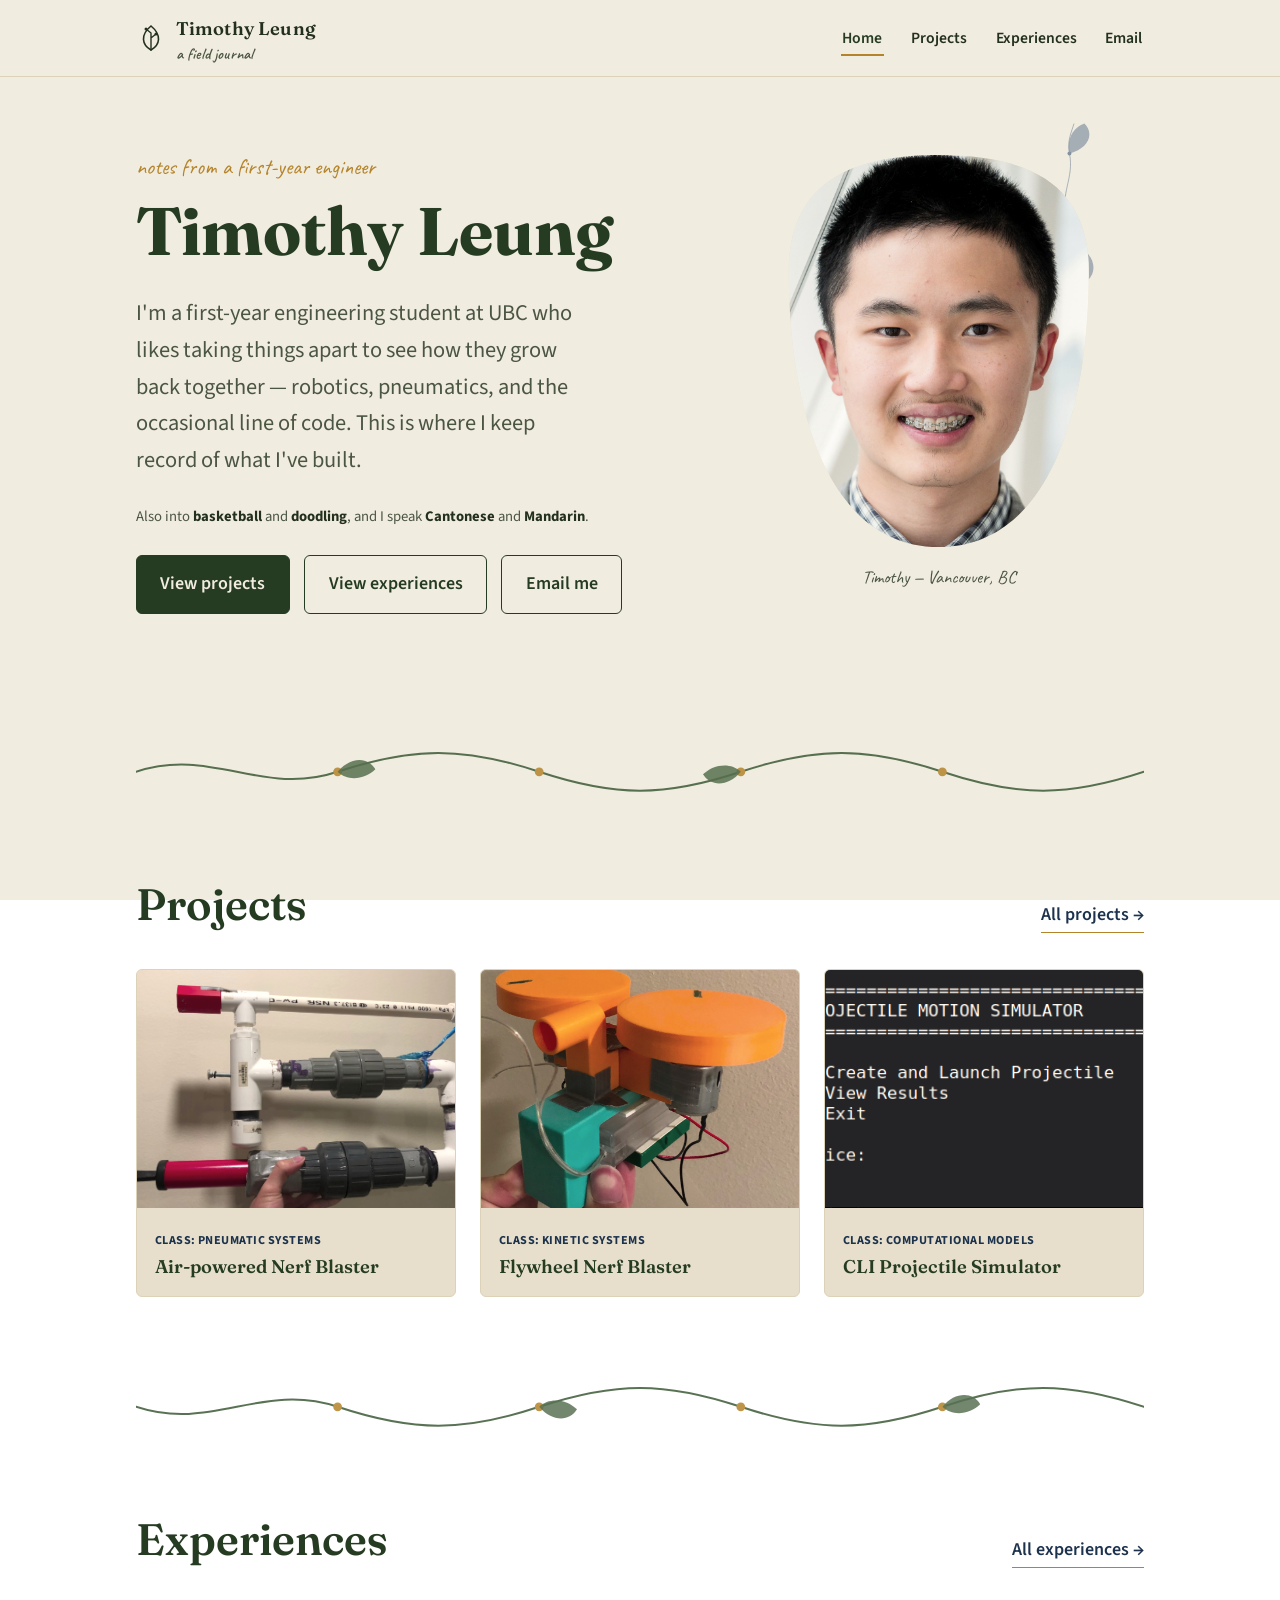
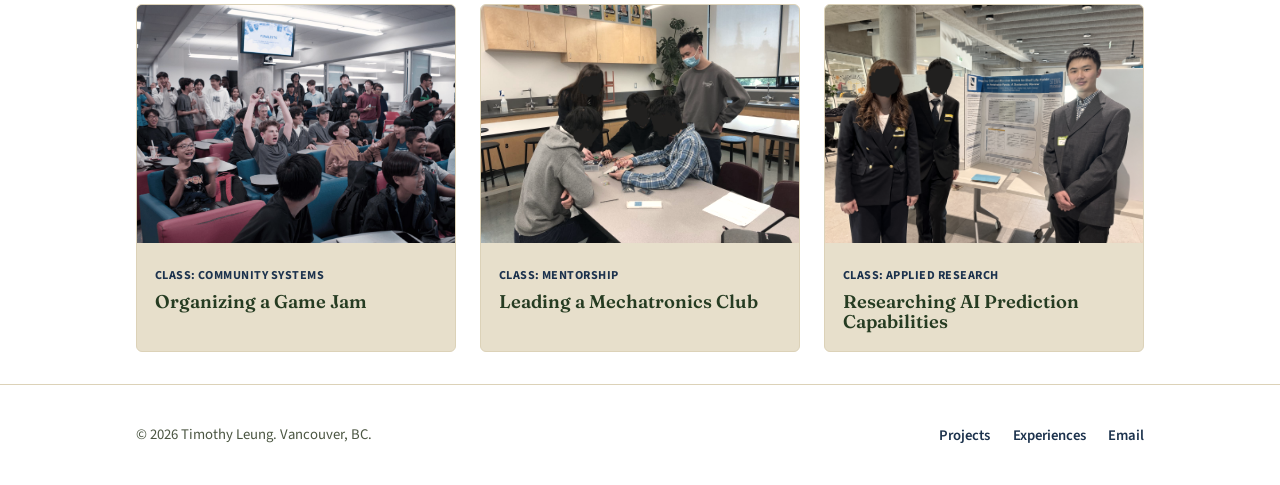
<file: index.html>
<!DOCTYPE html>
<html lang="en">
<head>
  <meta charset="UTF-8">
  <meta name="viewport" content="width=device-width, initial-scale=1.0">
  <meta name="description" content="Timothy Leung — first-year engineering student at UBC. A field journal of robotics builds, simulations, and community projects.">
  <link rel="preconnect" href="https://fonts.googleapis.com">
  <link rel="stylesheet" href="style.css">
  <title>Timothy Leung — Engineering Field Journal</title>
</head>
<body>
  <a class="skip-link" href="#main">Skip to content</a>

  <header class="site-header">
    <div class="container nav-row">
      <a class="wordmark" href="index.html">
        <svg viewBox="0 0 30 30" fill="none" aria-hidden="true">
          <path d="M15 27C6 22 4 12 15 3c11 9 9 19 0 24Z" stroke="currentColor" stroke-width="1.6"/>
          <path d="M15 27V10M15 10 10 6M15 15l5-4" stroke="currentColor" stroke-width="1.4" stroke-linecap="round"/>
          <circle cx="10" cy="6" r="1.5" fill="currentColor"/>
          <circle cx="20" cy="11" r="1.5" fill="currentColor"/>
        </svg>
        <span>Timothy Leung<span class="tagline">a field journal</span></span>
      </a>
      <button class="nav-toggle" aria-expanded="false" aria-controls="primary-nav">
        <svg viewBox="0 0 24 24" fill="none" aria-hidden="true"><path d="M3 6h18M3 12h18M3 18h18" stroke="currentColor" stroke-width="2" stroke-linecap="round"/></svg>
        <span class="visually-hidden">Menu</span>
      </button>
      <ul class="nav-links" id="primary-nav">
        <li><a href="index.html" aria-current="page">Home</a></li>
        <li><a href="projects.html">Projects</a></li>
        <li><a href="experiences.html">Experiences</a></li>
        <li><a href="mailto:hi@timothyleung.ca">Email</a></li>
      </ul>
    </div>
  </header>

  <main id="main">
    <section class="hero">
      <div class="container">
        <div class="hero-text">
          <span class="eyebrow">notes from a first-year engineer</span>
          <h1>Timothy Leung</h1>
          <p class="lede">I'm a first-year engineering student at UBC who likes taking things apart to see how they grow back together — robotics, pneumatics, and the occasional line of code. This is where I keep record of what I've built.</p>
          <p class="langs">Also into <strong>basketball</strong> and <strong>doodling</strong>, and I speak <strong>Cantonese</strong> and <strong>Mandarin</strong>.</p>
          <div class="cta-row">
            <a class="btn btn-solid" href="projects.html">View projects</a>
            <a class="btn btn-outline" href="experiences.html">View experiences</a>
            <a class="btn btn-outline" href="mailto:hi@timothyleung.ca">Email me</a>
          </div>
        </div>
        <div class="portrait-wrap">
          <svg class="growth-illustration" viewBox="0 0 200 400" fill="none" aria-hidden="true">
            <path class="trace" d="M100,395 C88,345 112,300 96,258 C80,218 106,188 90,148 C77,113 101,88 93,50 C89,30 97,15 100,4" stroke="currentColor" fill="none"/>
            <g class="leaf" fill="currentColor" opacity="0.7">
              <path d="M96,258 C130,250 138,225 122,205 C104,215 92,236 96,258Z"/>
              <path d="M90,148 C58,142 46,118 60,96 C80,104 94,126 90,148Z"/>
              <path d="M93,50 C122,42 132,20 116,4 C98,10 88,30 93,50Z"/>
            </g>
            <circle cx="96" cy="258" r="3" fill="currentColor"/>
            <circle cx="90" cy="148" r="3" fill="currentColor"/>
            <circle cx="93" cy="50" r="3" fill="currentColor"/>
          </svg>
          <div class="portrait-frame">
            <img src="img/profile.jpg" alt="Portrait of Timothy Leung">
          </div>
          <p class="portrait-caption">Timothy — Vancouver, BC</p>
        </div>
      </div>
    </section>

    <div class="container">
      <div class="divider" aria-hidden="true">
        <svg viewBox="0 0 800 60" preserveAspectRatio="none">
          <path class="trace" d="M0,30 C60,10 100,50 160,30 S260,10 320,30 S420,50 480,30 S580,10 640,30 S740,50 800,30"/>
          <circle cx="160" cy="30" r="3.5"/>
          <circle cx="320" cy="30" r="3.5"/>
          <circle cx="480" cy="30" r="3.5"/>
          <circle cx="640" cy="30" r="3.5"/>
          <path class="leaf" d="M160,30 C170,18 184,18 190,28 C182,36 168,38 160,30Z"/>
          <path class="leaf" d="M480,30 C470,42 456,42 450,32 C458,24 472,22 480,30Z"/>
        </svg>
      </div>
    </div>

    <section class="container reveal" aria-labelledby="projects-heading">
      <div class="section-head">
        <h2 id="projects-heading">Projects</h2>
        <a class="see-all" href="projects.html">All projects →</a>
      </div>
      <div class="showcase-grid">
        <a class="spec-card" href="projects.html#nerf-blaster">
          <div class="thumb"><img src="img/jspb.jpg" alt="Air-powered nerf blaster built from PVC pipes and check valves"></div>
          <div class="card-body">
            <span class="tag">Class: Pneumatic Systems</span>
            <h3>Air-powered Nerf Blaster</h3>
          </div>
        </a>
        <a class="spec-card" href="projects.html#flywheel-blaster">
          <div class="thumb"><img src="img/flywheel.jpg" alt="Flywheel nerf blaster with two motors mounted on a 3D-printed frame"></div>
          <div class="card-body">
            <span class="tag">Class: Kinetic Systems</span>
            <h3>Flywheel Nerf Blaster</h3>
          </div>
        </a>
        <a class="spec-card" href="projects.html#projectile-sim">
          <div class="thumb"><img src="img/projectilesim.png" alt="Terminal output from the CLI projectile motion simulator"></div>
          <div class="card-body">
            <span class="tag">Class: Computational Models</span>
            <h3>CLI Projectile Simulator</h3>
          </div>
        </a>
      </div>
    </section>

    <div class="container">
      <div class="divider" aria-hidden="true">
        <svg viewBox="0 0 800 60" preserveAspectRatio="none">
          <path class="trace" d="M0,30 C60,50 100,10 160,30 S260,50 320,30 S420,10 480,30 S580,50 640,30 S740,10 800,30"/>
          <circle cx="160" cy="30" r="3.5"/>
          <circle cx="320" cy="30" r="3.5"/>
          <circle cx="480" cy="30" r="3.5"/>
          <circle cx="640" cy="30" r="3.5"/>
          <path class="leaf" d="M320,30 C330,42 344,42 350,32 C342,24 328,22 320,30Z"/>
          <path class="leaf" d="M640,30 C650,18 664,18 670,28 C662,36 648,38 640,30Z"/>
        </svg>
      </div>
    </div>

    <section class="container reveal" aria-labelledby="experiences-heading">
      <div class="section-head">
        <h2 id="experiences-heading">Experiences</h2>
        <a class="see-all" href="experiences.html">All experiences →</a>
      </div>
      <div class="showcase-grid">
        <a class="spec-card" href="experiences.html#game-jam">
          <div class="thumb"><img src="img/daydream.jpg" alt="Volunteers and students at the Daydream game jam"></div>
          <div class="card-body">
            <span class="tag">Class: Community Systems</span>
            <h3>Organizing a Game Jam</h3>
          </div>
        </a>
        <a class="spec-card" href="experiences.html#mechatronics-club">
          <div class="thumb"><img src="img/mechatronics.jpg" alt="Students working on robotics projects in the mechatronics club"></div>
          <div class="card-body">
            <span class="tag">Class: Mentorship</span>
            <h3>Leading a Mechatronics Club</h3>
          </div>
        </a>
        <a class="spec-card" href="experiences.html#ai-research">
          <div class="thumb"><img src="img/biovation.jpeg" alt="Team presenting AI food-expiration research at a conference"></div>
          <div class="card-body">
            <span class="tag">Class: Applied Research</span>
            <h3>Researching AI Prediction Capabilities</h3>
          </div>
        </a>
      </div>
    </section>
  </main>

  <footer class="site-footer">
    <div class="container">
      <p>© 2026 Timothy Leung. Vancouver, BC.</p>
      <ul class="footer-nav">
        <li><a href="projects.html">Projects</a></li>
        <li><a href="experiences.html">Experiences</a></li>
        <li><a href="mailto:hi@timothyleung.ca">Email</a></li>
      </ul>
    </div>
  </footer>

  <script src="script.js"></script>
</body>
</html>
</file>
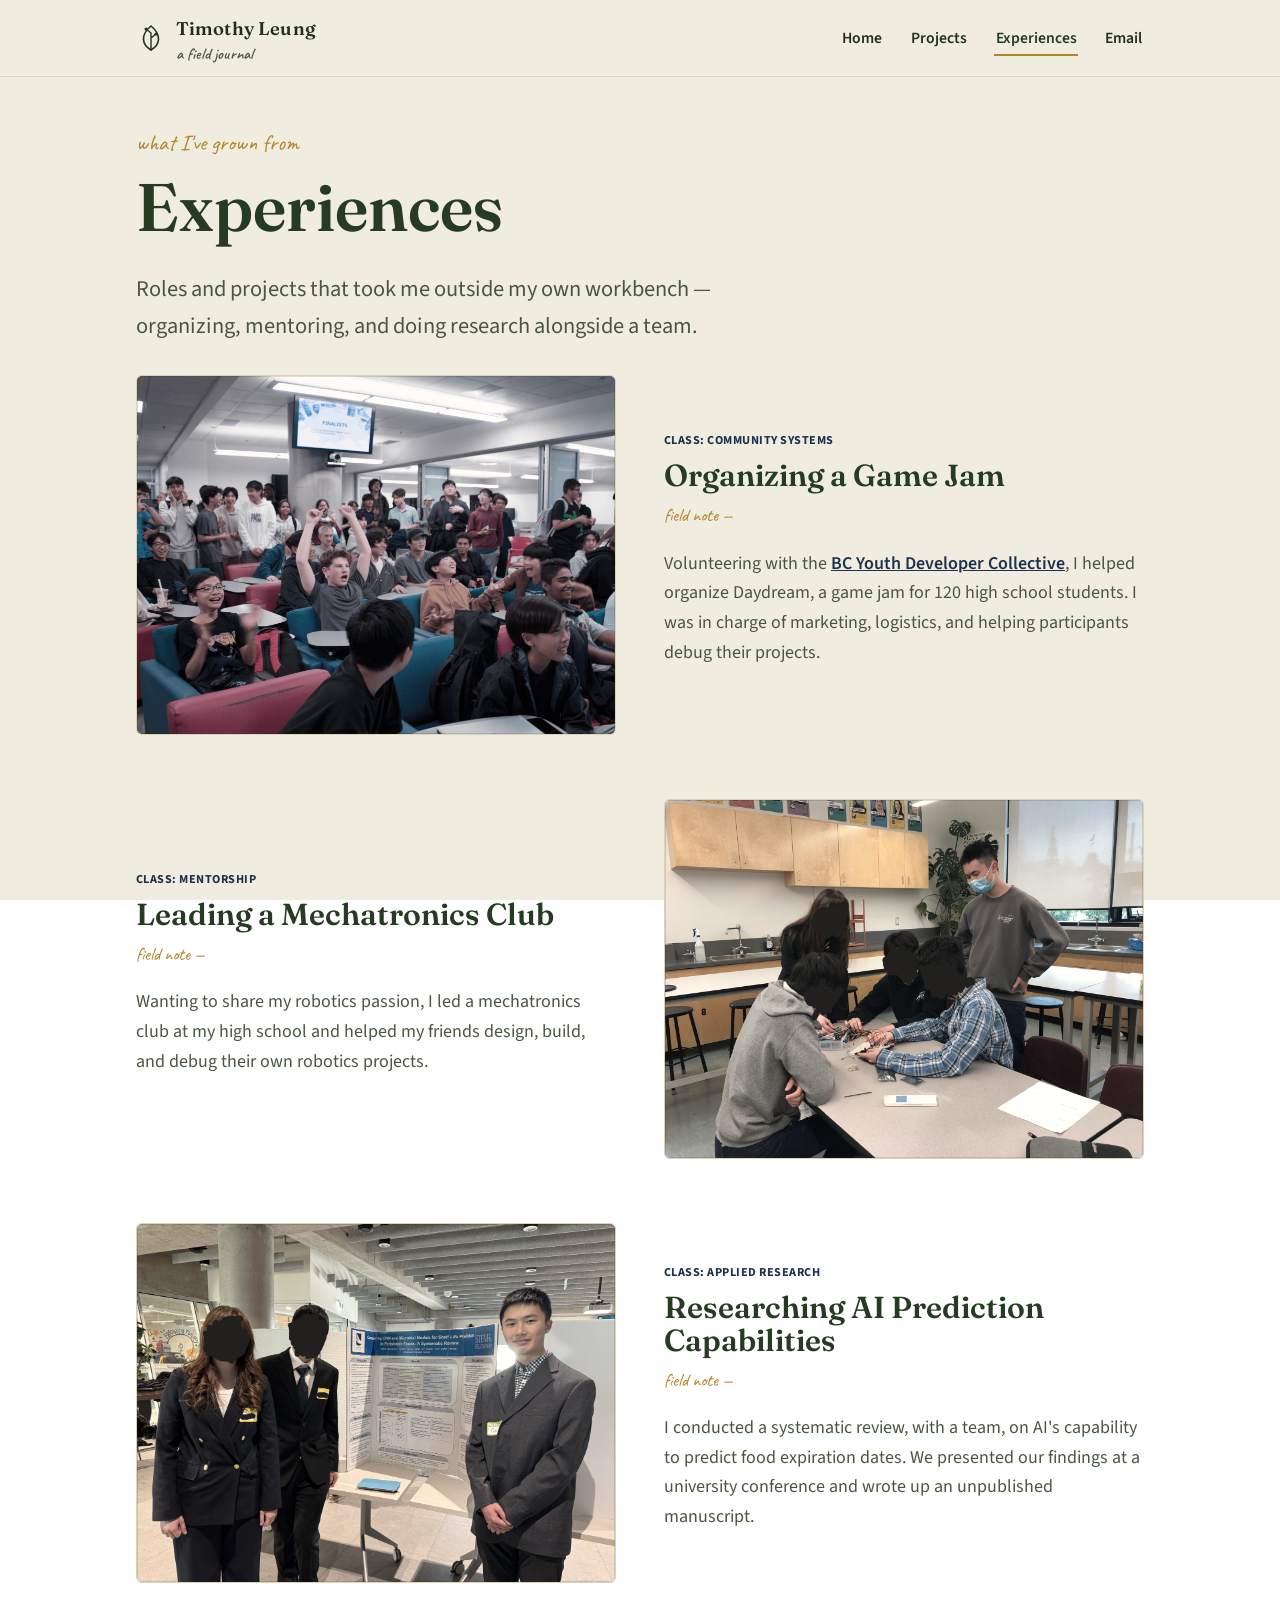
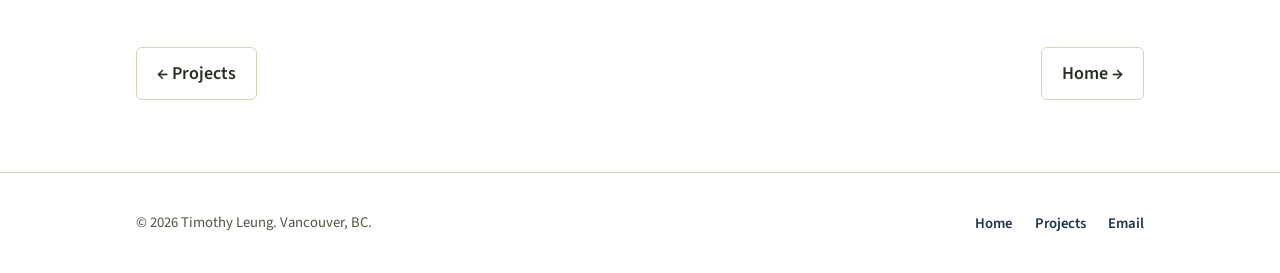
<file: experiences.html>
<!DOCTYPE html>
<html lang="en">
<head>
  <meta charset="UTF-8">
  <meta name="viewport" content="width=device-width, initial-scale=1.0">
  <meta name="description" content="Experiences of Timothy Leung — organizing a student game jam, leading a mechatronics club, and researching AI-based food expiration prediction.">
  <link rel="preconnect" href="https://fonts.googleapis.com">
  <link rel="stylesheet" href="style.css">
  <title>Experiences — Timothy Leung</title>
</head>
<body>
  <a class="skip-link" href="#main">Skip to content</a>

  <header class="site-header">
    <div class="container nav-row">
      <a class="wordmark" href="index.html">
        <svg viewBox="0 0 30 30" fill="none" aria-hidden="true">
          <path d="M15 27C6 22 4 12 15 3c11 9 9 19 0 24Z" stroke="currentColor" stroke-width="1.6"/>
          <path d="M15 27V10M15 10 10 6M15 15l5-4" stroke="currentColor" stroke-width="1.4" stroke-linecap="round"/>
          <circle cx="10" cy="6" r="1.5" fill="currentColor"/>
          <circle cx="20" cy="11" r="1.5" fill="currentColor"/>
        </svg>
        <span>Timothy Leung<span class="tagline">a field journal</span></span>
      </a>
      <button class="nav-toggle" aria-expanded="false" aria-controls="primary-nav">
        <svg viewBox="0 0 24 24" fill="none" aria-hidden="true"><path d="M3 6h18M3 12h18M3 18h18" stroke="currentColor" stroke-width="2" stroke-linecap="round"/></svg>
        <span class="visually-hidden">Menu</span>
      </button>
      <ul class="nav-links" id="primary-nav">
        <li><a href="index.html">Home</a></li>
        <li><a href="projects.html">Projects</a></li>
        <li><a href="experiences.html" aria-current="page">Experiences</a></li>
        <li><a href="mailto:hi@timothyleung.ca">Email</a></li>
      </ul>
    </div>
  </header>

  <main id="main">
    <section class="page-intro container">
      <span class="eyebrow">what I've grown from</span>
      <h1>Experiences</h1>
      <p>Roles and projects that took me outside my own workbench — organizing, mentoring, and doing research alongside a team.</p>
    </section>

    <section class="listings container">
      <article class="entry reveal" id="game-jam">
        <div class="entry-media">
          <img src="img/daydream.jpg" alt="Volunteers and high school students at the Daydream game jam">
        </div>
        <div class="entry-text">
          <span class="tag class-tag">Class: Community Systems</span>
          <h2>Organizing a Game Jam</h2>
          <span class="field-tag">field note —</span>
          <p>Volunteering with the <a href="https://bcydc.ca/">BC Youth Developer Collective</a>, I helped organize Daydream, a game jam for 120 high school students. I was in charge of marketing, logistics, and helping participants debug their projects.</p>
        </div>
      </article>

      <article class="entry reverse reveal" id="mechatronics-club">
        <div class="entry-media">
          <img src="img/mechatronics.jpg" alt="Students building robotics projects in the high school mechatronics club">
        </div>
        <div class="entry-text">
          <span class="tag class-tag">Class: Mentorship</span>
          <h2>Leading a Mechatronics Club</h2>
          <span class="field-tag">field note —</span>
          <p>Wanting to share my robotics passion, I led a mechatronics club at my high school and helped my friends design, build, and debug their own robotics projects.</p>
        </div>
      </article>

      <article class="entry reveal" id="ai-research">
        <div class="entry-media">
          <img src="img/biovation.jpeg" alt="Team presenting AI food-expiration research at a university conference">
        </div>
        <div class="entry-text">
          <span class="tag class-tag">Class: Applied Research</span>
          <h2>Researching AI Prediction Capabilities</h2>
          <span class="field-tag">field note —</span>
          <p>I conducted a systematic review, with a team, on AI's capability to predict food expiration dates. We presented our findings at a university conference and wrote up an unpublished manuscript.</p>
        </div>
      </article>
    </section>

    <nav class="page-nav container" aria-label="Page">
      <a href="projects.html">← Projects</a>
      <a href="index.html">Home →</a>
    </nav>
  </main>

  <footer class="site-footer">
    <div class="container">
      <p>© 2026 Timothy Leung. Vancouver, BC.</p>
      <ul class="footer-nav">
        <li><a href="index.html">Home</a></li>
        <li><a href="projects.html">Projects</a></li>
        <li><a href="mailto:hi@timothyleung.ca">Email</a></li>
      </ul>
    </div>
  </footer>

  <script src="script.js"></script>
</body>
</html>
</file>
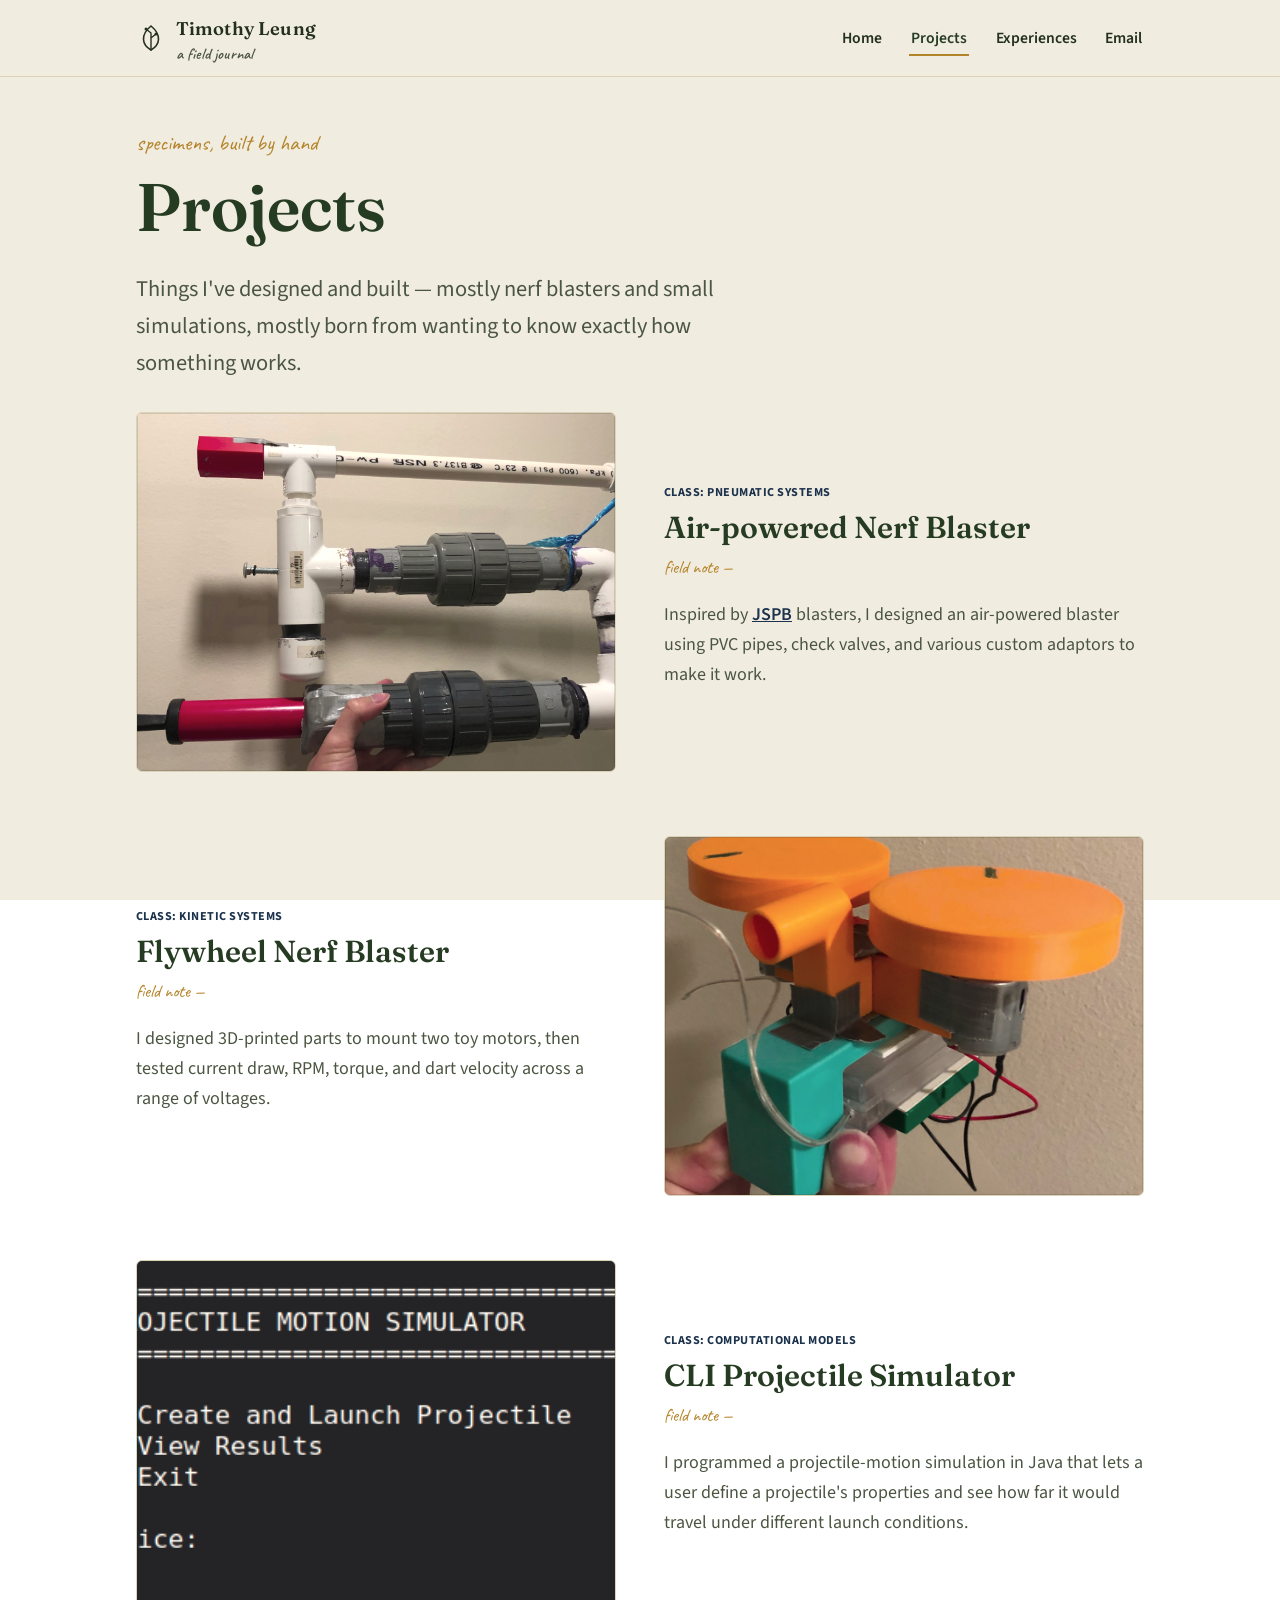
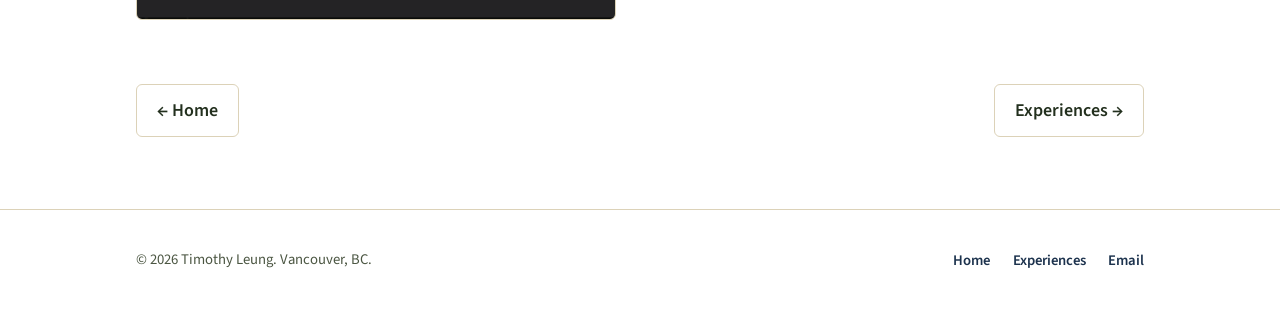
<file: projects.html>
<!DOCTYPE html>
<html lang="en">
<head>
  <meta charset="UTF-8">
  <meta name="viewport" content="width=device-width, initial-scale=1.0">
  <meta name="description" content="Projects built by Timothy Leung — pneumatic and flywheel nerf blasters, and a CLI projectile motion simulator.">
  <link rel="preconnect" href="https://fonts.googleapis.com">
  <link rel="stylesheet" href="style.css">
  <title>Projects — Timothy Leung</title>
</head>
<body>
  <a class="skip-link" href="#main">Skip to content</a>

  <header class="site-header">
    <div class="container nav-row">
      <a class="wordmark" href="index.html">
        <svg viewBox="0 0 30 30" fill="none" aria-hidden="true">
          <path d="M15 27C6 22 4 12 15 3c11 9 9 19 0 24Z" stroke="currentColor" stroke-width="1.6"/>
          <path d="M15 27V10M15 10 10 6M15 15l5-4" stroke="currentColor" stroke-width="1.4" stroke-linecap="round"/>
          <circle cx="10" cy="6" r="1.5" fill="currentColor"/>
          <circle cx="20" cy="11" r="1.5" fill="currentColor"/>
        </svg>
        <span>Timothy Leung<span class="tagline">a field journal</span></span>
      </a>
      <button class="nav-toggle" aria-expanded="false" aria-controls="primary-nav">
        <svg viewBox="0 0 24 24" fill="none" aria-hidden="true"><path d="M3 6h18M3 12h18M3 18h18" stroke="currentColor" stroke-width="2" stroke-linecap="round"/></svg>
        <span class="visually-hidden">Menu</span>
      </button>
      <ul class="nav-links" id="primary-nav">
        <li><a href="index.html">Home</a></li>
        <li><a href="projects.html" aria-current="page">Projects</a></li>
        <li><a href="experiences.html">Experiences</a></li>
        <li><a href="mailto:hi@timothyleung.ca">Email</a></li>
      </ul>
    </div>
  </header>

  <main id="main">
    <section class="page-intro container">
      <span class="eyebrow">specimens, built by hand</span>
      <h1>Projects</h1>
      <p>Things I've designed and built — mostly nerf blasters and small simulations, mostly born from wanting to know exactly how something works.</p>
    </section>

    <section class="listings container">
      <article class="entry reveal" id="nerf-blaster">
        <div class="entry-media">
          <img src="img/jspb.jpg" alt="Air-powered nerf blaster made from PVC pipes, check valves, and custom adaptors">
        </div>
        <div class="entry-text">
          <span class="tag class-tag">Class: Pneumatic Systems</span>
          <h2>Air-powered Nerf Blaster</h2>
          <span class="field-tag">field note —</span>
          <p>Inspired by <a href="https://www.jspb3d.com/">JSPB</a> blasters, I designed an air-powered blaster using PVC pipes, check valves, and various custom adaptors to make it work.</p>
        </div>
      </article>

      <article class="entry reverse reveal" id="flywheel-blaster">
        <div class="entry-media">
          <img src="img/flywheel.jpg" alt="Flywheel nerf blaster with two toy motors mounted on a 3D-printed frame">
        </div>
        <div class="entry-text">
          <span class="tag class-tag">Class: Kinetic Systems</span>
          <h2>Flywheel Nerf Blaster</h2>
          <span class="field-tag">field note —</span>
          <p>I designed 3D-printed parts to mount two toy motors, then tested current draw, RPM, torque, and dart velocity across a range of voltages.</p>
        </div>
      </article>

      <article class="entry reveal" id="projectile-sim">
        <div class="entry-media">
          <img src="img/projectilesim.png" alt="Terminal output from the CLI projectile motion simulator">
        </div>
        <div class="entry-text">
          <span class="tag class-tag">Class: Computational Models</span>
          <h2>CLI Projectile Simulator</h2>
          <span class="field-tag">field note —</span>
          <p>I programmed a projectile-motion simulation in Java that lets a user define a projectile's properties and see how far it would travel under different launch conditions.</p>
        </div>
      </article>
    </section>

    <nav class="page-nav container" aria-label="Page">
      <a href="index.html">← Home</a>
      <a href="experiences.html">Experiences →</a>
    </nav>
  </main>

  <footer class="site-footer">
    <div class="container">
      <p>© 2026 Timothy Leung. Vancouver, BC.</p>
      <ul class="footer-nav">
        <li><a href="index.html">Home</a></li>
        <li><a href="experiences.html">Experiences</a></li>
        <li><a href="mailto:hi@timothyleung.ca">Email</a></li>
      </ul>
    </div>
  </footer>

  <script src="script.js"></script>
</body>
</html>
</file>
<file: style.css>
/* ============================================================
   Timothy Leung — Field Journal
   A portfolio styled as a naturalist's notebook where botanical
   line-art and engineering schematics share the same hand.
   ============================================================ */

@import url('https://fonts.googleapis.com/css2?family=Fraunces:opsz,wght@9..144,400;9..144,500;9..144,600;9..144,700&family=Source+Sans+3:wght@400;500;600;700&family=Caveat:wght@500;600&display=swap');

:root{
  /* ---- color tokens ---- */
  --paper:        #F1ECE0;
  --paper-deep:   #E7DFCB;
  --paper-edge:   #DCD2B8;
  --ink:          #23301E;
  --ink-soft:     #4B5642;
  --moss:         #3C5A36;
  --moss-deep:    #263C22;
  --blueprint:    #2C4A6E;
  --blueprint-deep:#1C324D;
  --ochre:        #B4842A;
  --rust:         #93472A;

  /* ---- type ---- */
  --font-display: 'Fraunces', 'Iowan Old Style', serif;
  --font-body: 'Source Sans 3', 'Segoe UI', sans-serif;
  --font-hand: 'Caveat', cursive;

  --step-0: clamp(1rem, 0.94rem + 0.3vw, 1.125rem);
  --step-1: clamp(1.2rem, 1.1rem + 0.5vw, 1.4rem);
  --step-2: clamp(1.5rem, 1.3rem + 1vw, 1.9rem);
  --step-3: clamp(2rem, 1.6rem + 2vw, 2.75rem);
  --step-4: clamp(2.6rem, 1.9rem + 3.2vw, 4.2rem);

  --content-w: 68rem;
  --radius: 6px;
  --border: 1px solid var(--paper-edge);
}

@media (prefers-color-scheme: dark){
  /* Intentionally not switching palette: the paper/ink concept is
     part of the design, not a light-mode default. Contrast is kept
     high so it remains legible either way. */
}

*, *::before, *::after{ box-sizing: border-box; }

html{
  scroll-behavior: smooth;
}
@media (prefers-reduced-motion: reduce){
  html{ scroll-behavior: auto; }
  *, *::before, *::after{
    animation-duration: 0.001ms !important;
    animation-iteration-count: 1 !important;
    transition-duration: 0.001ms !important;
    scroll-behavior: auto !important;
  }
}

body{
  margin: 0;
  background:
    linear-gradient(var(--paper), var(--paper)) fixed,
    repeating-linear-gradient(0deg, transparent 0 39px, rgba(44,74,110,0.05) 39px 40px) fixed,
    repeating-linear-gradient(90deg, transparent 0 39px, rgba(44,74,110,0.035) 39px 40px) fixed;
  color: var(--ink);
  font-family: var(--font-body);
  font-size: var(--step-0);
  line-height: 1.65;
  -webkit-font-smoothing: antialiased;
}

img{ max-width: 100%; display: block; }
a{ color: var(--blueprint-deep); }
a:hover{ color: var(--rust); }

h1, h2, h3{
  font-family: var(--font-display);
  color: var(--moss-deep);
  line-height: 1.08;
  margin: 0 0 0.4em;
  font-weight: 600;
}

.container{
  max-width: var(--content-w);
  margin-inline: auto;
  padding-inline: clamp(1.25rem, 4vw, 2.5rem);
}

/* ---- skip link ---- */
.skip-link{
  position: absolute;
  left: -999px;
  top: auto;
  background: var(--ink);
  color: var(--paper);
  padding: 0.8em 1.2em;
  border-radius: 0 0 6px 0;
  z-index: 100;
  font-weight: 600;
}
.skip-link:focus{
  left: 0;
  top: 0;
}

/* ---- focus visibility ---- */
a:focus-visible,
button:focus-visible,
[tabindex]:focus-visible{
  outline: 3px solid var(--ochre);
  outline-offset: 3px;
  border-radius: 3px;
}

/* ============================================================
   Header / navigation
   ============================================================ */
.site-header{
  position: sticky;
  top: 0;
  z-index: 40;
  background: rgba(241, 236, 224, 0.92);
  backdrop-filter: blur(6px);
  border-bottom: var(--border);
}

.nav-row{
  display: flex;
  align-items: center;
  justify-content: space-between;
  padding-block: 0.85rem;
}

.wordmark{
  display: flex;
  align-items: center;
  gap: 0.6rem;
  text-decoration: none;
  color: var(--ink);
  font-family: var(--font-display);
  font-weight: 600;
  font-size: 1.15rem;
  letter-spacing: 0.01em;
}
.wordmark:hover{ color: var(--moss-deep); }
.wordmark svg{ width: 30px; height: 30px; flex-shrink: 0; }
.wordmark .tagline{
  display: block;
  font-family: var(--font-hand);
  font-size: 1rem;
  color: var(--ink-soft);
  line-height: 1;
  margin-top: 2px;
}

.nav-links{
  display: flex;
  gap: clamp(1rem, 2vw, 2rem);
  list-style: none;
  margin: 0;
  padding: 0;
}
.nav-links a{
  text-decoration: none;
  color: var(--ink);
  font-weight: 600;
  font-size: 0.98rem;
  padding: 0.3em 0.1em;
  border-bottom: 2px solid transparent;
}
.nav-links a:hover{ color: var(--moss-deep); }
.nav-links a[aria-current="page"]{
  color: var(--moss-deep);
  border-bottom-color: var(--ochre);
}

.nav-toggle{
  display: none;
  background: none;
  border: var(--border);
  border-radius: var(--radius);
  padding: 0.4rem 0.55rem;
  cursor: pointer;
}
.nav-toggle svg{ width: 22px; height: 22px; display: block; }

@media (max-width: 640px){
  .nav-toggle{ display: inline-flex; }
  .nav-links{
    position: absolute;
    inset-inline: 0;
    top: 100%;
    flex-direction: column;
    background: var(--paper);
    border-bottom: var(--border);
    padding: 1rem clamp(1.25rem, 4vw, 2.5rem) 1.5rem;
    gap: 0.9rem;
    display: none;
  }
  .nav-links.is-open{ display: flex; }
}

/* ============================================================
   Botanical / schematic divider (signature motif)
   ============================================================ */
.divider{
  margin-block: clamp(2.5rem, 6vw, 4.5rem);
  color: var(--moss);
  opacity: 0.85;
}
.divider svg{ width: 100%; height: auto; display: block; }
.divider path.trace{ fill: none; stroke: currentColor; stroke-width: 1.6; stroke-linecap: round; }
.divider circle{ fill: var(--ochre); }
.divider path.leaf{ fill: var(--moss); opacity: 0.85; }

/* ============================================================
   Hero
   ============================================================ */
.hero{
  padding-block: clamp(2.5rem, 6vw, 4.5rem) clamp(1.5rem, 4vw, 3rem);
  position: relative;
}
.hero .container{
  display: grid;
  grid-template-columns: 1.3fr 1fr;
  gap: clamp(2rem, 5vw, 4rem);
  align-items: center;
}
.eyebrow{
  font-family: var(--font-hand);
  font-size: clamp(1.1rem, 1rem + 0.6vw, 1.4rem);
  color: var(--ochre);
  display: inline-block;
  margin-bottom: 0.6rem;
}
.hero h1{
  font-size: var(--step-4);
  font-weight: 700;
}
.hero .lede{
  font-size: var(--step-1);
  color: var(--ink-soft);
  max-width: 42ch;
  margin: 0.9rem 0 1.6rem;
}
.hero .langs{
  font-size: 0.92rem;
  color: var(--ink-soft);
  margin-bottom: 1.6rem;
}
.hero .langs strong{ color: var(--ink); }

.cta-row{
  display: flex;
  flex-wrap: wrap;
  gap: 0.9rem;
}
.btn{
  display: inline-flex;
  align-items: center;
  gap: 0.5em;
  text-decoration: none;
  font-weight: 600;
  padding: 0.75em 1.3em;
  border-radius: var(--radius);
  border: 1.5px solid var(--moss-deep);
  transition: transform 0.15s ease, background 0.15s ease, color 0.15s ease;
}
.btn-solid{
  background: var(--moss-deep);
  color: var(--paper);
}
.btn-solid:hover{ background: var(--moss); color: var(--paper); transform: translateY(-1px); }
.btn-outline{
  background: transparent;
  color: var(--moss-deep);
}
.btn-outline:hover{ background: var(--moss-deep); color: var(--paper); transform: translateY(-1px); }

.portrait-wrap{
  position: relative;
  justify-self: center;
}
.portrait-frame{
  width: min(320px, 80vw);
  aspect-ratio: 4 / 5;
  overflow: hidden;
  clip-path: path('M 10,120 C 10,40 60,4 160,4 C 260,4 310,40 310,120 C 310,260 270,396 160,396 C 50,396 10,260 10,120 Z');
  border: 2px solid var(--moss-deep);
  background: var(--paper-deep);
}
.portrait-frame img{
  width: 100%; height: 100%; object-fit: cover;
  filter: sepia(12%) saturate(92%) hue-rotate(-6deg) contrast(102%);
}
.portrait-caption{
  text-align: center;
  font-family: var(--font-hand);
  font-size: 1.15rem;
  color: var(--ink-soft);
  margin-top: 0.7rem;
}

.growth-illustration{
  position: absolute;
  right: -40px;
  top: -30px;
  width: 130px;
  opacity: 0.55;
  z-index: -1;
  color: var(--blueprint);
}

/* ============================================================
   Section headings / showcase grid (index)
   ============================================================ */
.section-head{
  display: flex;
  align-items: baseline;
  justify-content: space-between;
  gap: 1rem;
  flex-wrap: wrap;
  margin-bottom: 1.4rem;
}
.section-head h2{ font-size: var(--step-3); }
.section-head .see-all{
  font-weight: 600;
  text-decoration: none;
  white-space: nowrap;
  border-bottom: 1.5px solid var(--ochre);
  padding-bottom: 2px;
}

.showcase-grid{
  display: grid;
  grid-template-columns: repeat(auto-fit, minmax(240px, 1fr));
  gap: 1.5rem;
}

.spec-card{
  background: var(--paper-deep);
  border: var(--border);
  border-radius: var(--radius);
  overflow: hidden;
  text-decoration: none;
  color: var(--ink);
  display: flex;
  flex-direction: column;
  transition: transform 0.2s ease, box-shadow 0.2s ease;
}
.spec-card:hover{
  transform: translateY(-4px);
  box-shadow: 0 10px 24px -12px rgba(35,48,30,0.35);
}
.spec-card .thumb{
  aspect-ratio: 4/3;
  overflow: hidden;
  background: var(--paper-edge);
}
.spec-card .thumb img{
  width: 100%; height: 100%; object-fit: cover;
  filter: sepia(14%) saturate(85%) hue-rotate(-6deg) contrast(100%);
  transition: transform 0.35s ease;
}
.spec-card:hover .thumb img{ transform: scale(1.05); }
.spec-card .card-body{ padding: 1rem 1.1rem 1.2rem; }
.tag{
  display: inline-block;
  font-size: 0.76rem;
  letter-spacing: 0.04em;
  text-transform: uppercase;
  color: var(--blueprint-deep);
  font-weight: 700;
  margin-bottom: 0.35rem;
}
.spec-card h3{
  font-size: 1.15rem;
  margin-bottom: 0;
  color: var(--moss-deep);
}

/* ============================================================
   Listing pages (projects / experiences)
   ============================================================ */
.page-intro{
  padding-block: clamp(2rem, 5vw, 3rem) 0.5rem;
}
.page-intro h1{ font-size: var(--step-4); }
.page-intro p{
  max-width: 56ch;
  color: var(--ink-soft);
  font-size: var(--step-1);
}

.listings{
  display: flex;
  flex-direction: column;
  gap: clamp(2.5rem, 6vw, 4rem);
  padding-bottom: 3rem;
}

.entry{
  display: grid;
  grid-template-columns: minmax(0, 1fr) minmax(0, 1fr);
  gap: clamp(1.5rem, 4vw, 3rem);
  align-items: center;
}
.entry.reverse .entry-media{ order: 2; }
.entry.reverse .entry-text{ order: 1; }

.entry-media{
  position: relative;
  border: var(--border);
  border-radius: var(--radius);
  overflow: hidden;
  background: var(--paper-deep);
  aspect-ratio: 4/3;
}
.entry-media img{
  width: 100%; height: 100%; object-fit: cover;
  filter: sepia(14%) saturate(85%) hue-rotate(-6deg) contrast(100%);
}
.entry-media::after{
  content: "";
  position: absolute;
  inset: 0;
  box-shadow: inset 0 0 0 1px rgba(35,48,30,0.15);
  pointer-events: none;
}
.entry-media.no-image{
  display: flex;
  align-items: center;
  justify-content: center;
  min-height: 200px;
}
.entry-media.no-image svg{ width: 60%; color: var(--moss); opacity: 0.5; }

.field-tag{
  font-family: var(--font-hand);
  font-size: 1.15rem;
  color: var(--ochre);
  display: block;
  margin-bottom: 0.3rem;
}
.entry-text .class-tag{ margin-bottom: 0.5rem; }
.entry-text h2{ font-size: var(--step-2); margin-bottom: 0.5rem; }
.entry-text p{ color: var(--ink-soft); }
.entry-text a{ font-weight: 600; }

@media (max-width: 720px){
  .entry, .entry.reverse{
    grid-template-columns: 1fr;
  }
  .entry.reverse .entry-media,
  .entry.reverse .entry-text{ order: initial; }
  .hero .container{ grid-template-columns: 1fr; }
  .portrait-wrap{ order: -1; }
}

/* ============================================================
   Footer
   ============================================================ */
.site-footer{
  border-top: var(--border);
  padding-block: 2.2rem;
  margin-top: 2rem;
}
.site-footer .container{
  display: flex;
  flex-wrap: wrap;
  gap: 1rem;
  align-items: center;
  justify-content: space-between;
}
.site-footer p{
  margin: 0;
  color: var(--ink-soft);
  font-size: 0.92rem;
}
.footer-nav{
  display: flex;
  gap: 1.4rem;
  list-style: none;
  padding: 0;
  margin: 0;
}
.footer-nav a{
  text-decoration: none;
  font-weight: 600;
  font-size: 0.92rem;
}

/* ---- pagination-style bottom nav (prev/next) ---- */
.page-nav{
  display: flex;
  justify-content: space-between;
  gap: 1rem;
  padding-block: 1rem 2.5rem;
  flex-wrap: wrap;
}
.page-nav a{
  text-decoration: none;
  font-weight: 600;
  border: var(--border);
  border-radius: var(--radius);
  padding: 0.6em 1.1em;
  color: var(--ink);
}
.page-nav a:hover{
  border-color: var(--moss-deep);
  color: var(--moss-deep);
}

/* ---- utility: visually-hidden ---- */
.visually-hidden{
  position: absolute;
  width: 1px; height: 1px;
  overflow: hidden;
  clip: rect(0 0 0 0);
  white-space: nowrap;
}

/* ---- reveal-on-scroll ---- */
.reveal{
  opacity: 0;
  transform: translateY(14px);
  transition: opacity 0.6s ease, transform 0.6s ease;
}
.reveal.is-visible{
  opacity: 1;
  transform: none;
}
@media (prefers-reduced-motion: reduce){
  .reveal{ opacity: 1; transform: none; }
}
</file>
